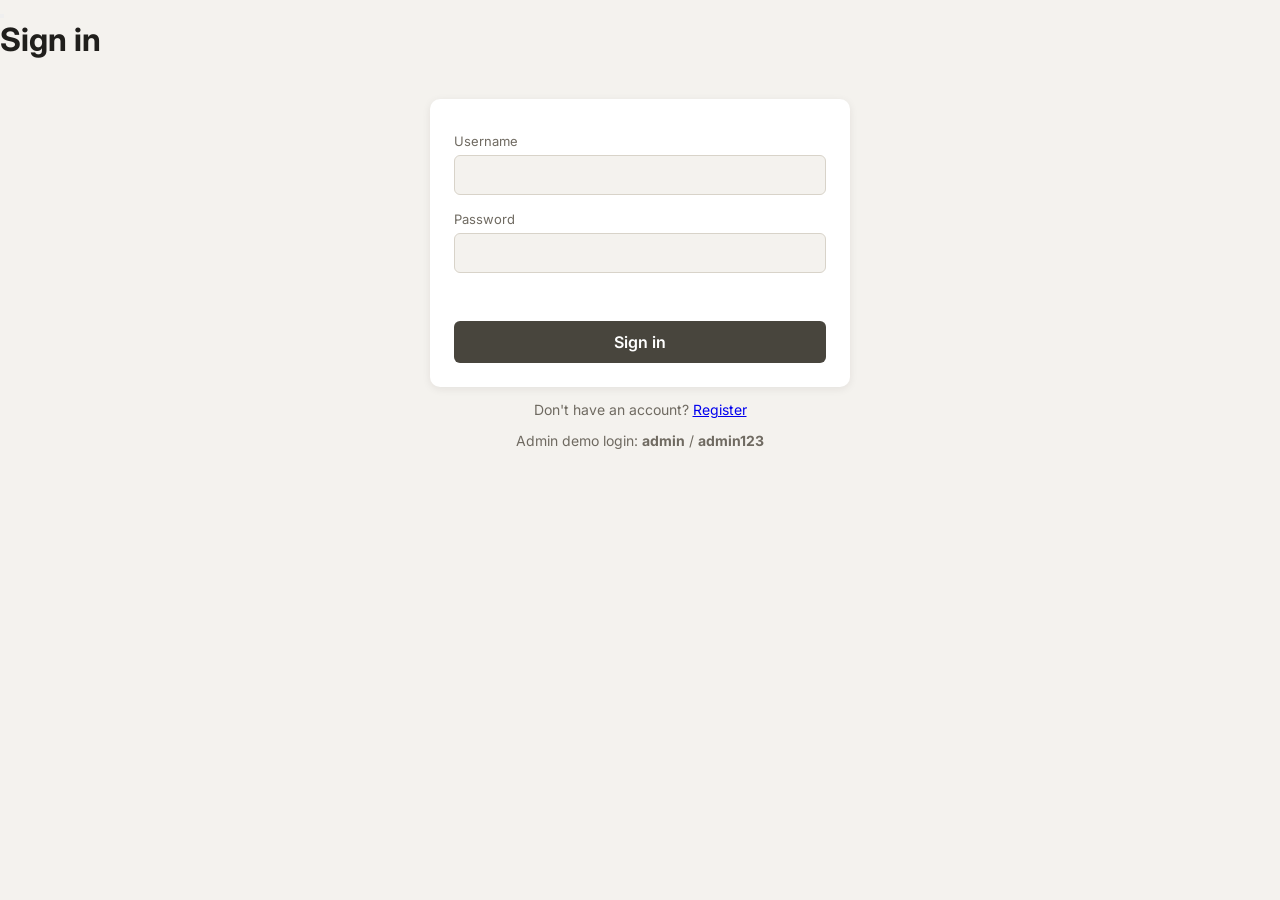
<file: tylercom/admin.html>
<!DOCTYPE html>
<html lang="en">
<head>
<meta charset="UTF-8">
<meta name="viewport" content="width=device-width, initial-scale=1.0">
<title>TYLERCOM | Admin</title>
<script>
var storedTheme = localStorage.getItem("theme");
document.documentElement.setAttribute("data-theme", storedTheme === "dark" ? "dark" : "light");
</script>
<link href="https://fonts.googleapis.com/css2?family=Inter:wght@400;500;600;700&display=swap" rel="stylesheet">
<link rel="stylesheet" href="css/style.css">
<link rel="stylesheet" href="css/auth.css">
</head>
<body>

<header class="cart-header">
    <button onclick="window.location.href='index.html'" aria-label="Back to shop">
        <i class="fa-solid fa-arrow-left"></i>
    </button>
    <h1>Admin panel</h1>
    <button id="admin-logout" aria-label="Log out"><i class="fa-solid fa-right-from-bracket"></i></button>
</header>

<div class="auth-container">
    <form id="product-form" class="auth-form">
        <label for="p-title">Title</label>
        <input type="text" id="p-title" required>

        <label for="p-price">Price</label>
        <input type="number" id="p-price" min="0" step="0.01" required>

        <label for="p-category">Category</label>
        <input type="text" id="p-category" placeholder="e.g. laptops">

        <label for="p-thumbnail">Image URL</label>
        <input type="url" id="p-thumbnail" placeholder="https://...">

        <label for="p-description">Description</label>
        <input type="text" id="p-description">

        <button type="submit">Add product</button>
    </form>

    <h2 class="admin-list-title">Products you've added</h2>
    <div id="admin-product-list"></div>
</div>

<script type="module" src="js/admin.js"></script>
</body>
</html>
</file>
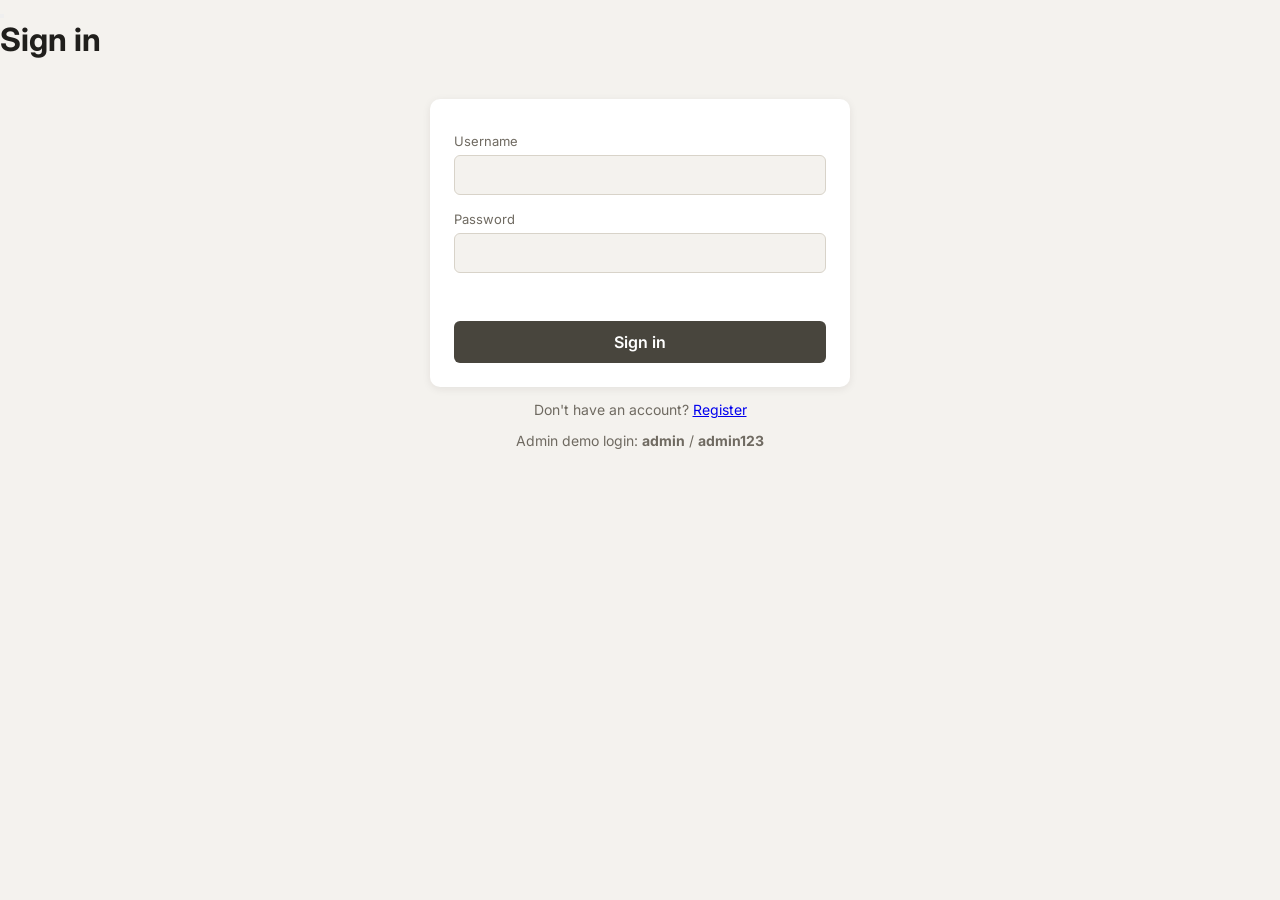
<file: tylercom/login.html>
<!DOCTYPE html>
<html lang="en">
<head>
<meta charset="UTF-8">
<meta name="viewport" content="width=device-width, initial-scale=1.0">
<title>TYLERCOM | Sign in</title>
<script>
var storedTheme = localStorage.getItem("theme");
document.documentElement.setAttribute("data-theme", storedTheme === "dark" ? "dark" : "light");
</script>
<link href="https://fonts.googleapis.com/css2?family=Inter:wght@400;500;600;700&display=swap" rel="stylesheet">
<link rel="stylesheet" href="css/style.css">
<link rel="stylesheet" href="css/auth.css">
</head>
<body>

<header class="cart-header">
    <button onclick="window.location.href='index.html'" aria-label="Back to shop">
        <i class="fa-solid fa-arrow-left"></i>
    </button>
    <h1>Sign in</h1>
    <span></span>
</header>

<div class="auth-container">
    <form id="login-form" class="auth-form">
        <label for="username">Username</label>
        <input type="text" id="username" required autocomplete="username">

        <label for="password">Password</label>
        <input type="password" id="password" required autocomplete="current-password">

        <p id="login-error" class="auth-error"></p>

        <button type="submit">Sign in</button>
    </form>

    <p class="auth-switch">Don't have an account? <a href="register.html">Register</a></p>
    <p class="auth-hint">Admin demo login: <strong>admin</strong> / <strong>admin123</strong></p>
</div>

<script type="module" src="js/login.js"></script>
</body>
</html>
</file>
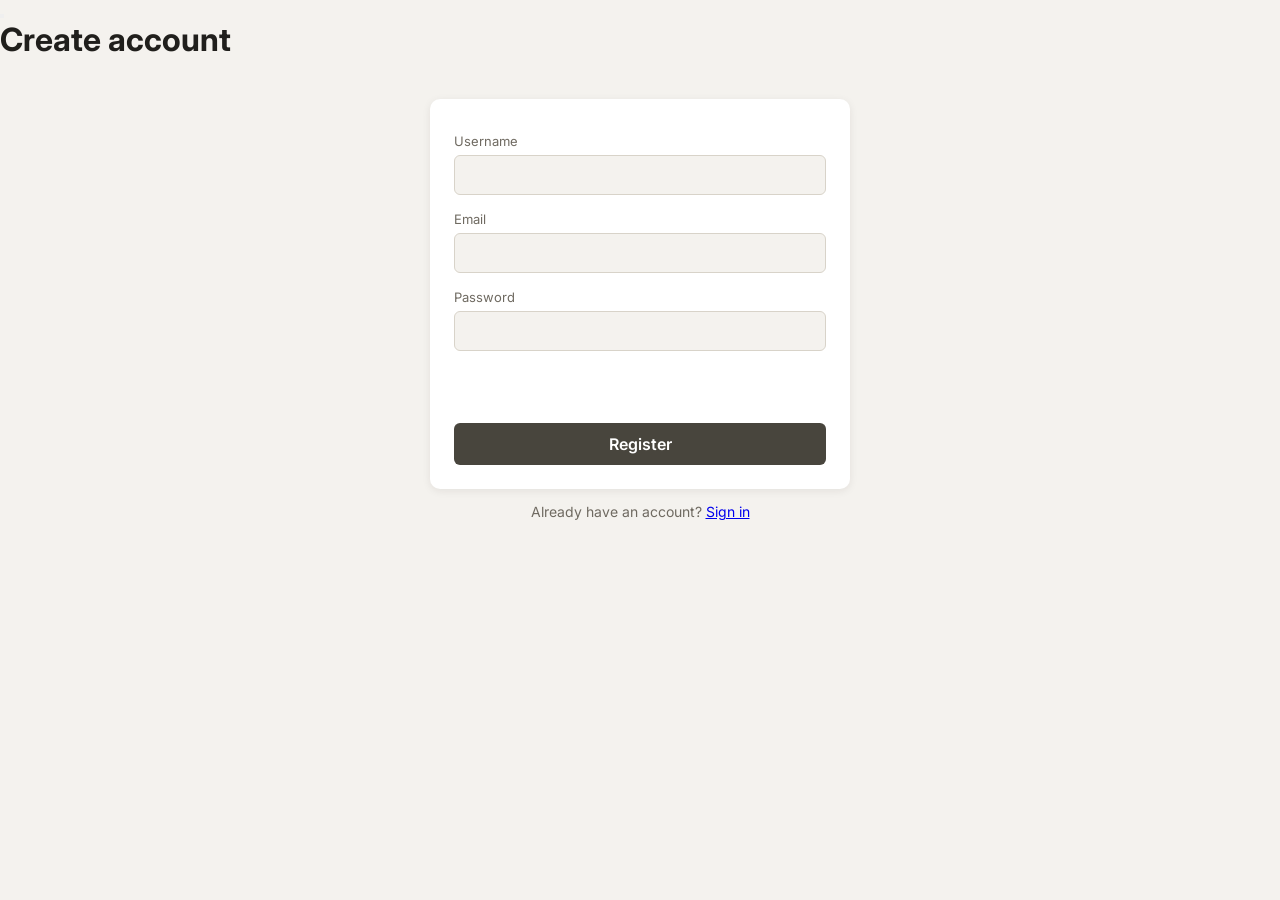
<file: tylercom/register.html>
<!DOCTYPE html>
<html lang="en">
<head>
<meta charset="UTF-8">
<meta name="viewport" content="width=device-width, initial-scale=1.0">
<title>TYLERCOM | Register</title>
<script>
var storedTheme = localStorage.getItem("theme");
document.documentElement.setAttribute("data-theme", storedTheme === "dark" ? "dark" : "light");
</script>
<link href="https://fonts.googleapis.com/css2?family=Inter:wght@400;500;600;700&display=swap" rel="stylesheet">
<link rel="stylesheet" href="css/style.css">
<link rel="stylesheet" href="css/auth.css">
</head>
<body>

<header class="cart-header">
    <button onclick="window.location.href='index.html'" aria-label="Back to shop">
        <i class="fa-solid fa-arrow-left"></i>
    </button>
    <h1>Create account</h1>
    <span></span>
</header>

<div class="auth-container">
    <form id="register-form" class="auth-form">
        <label for="reg-username">Username</label>
        <input type="text" id="reg-username" required>

        <label for="reg-email">Email</label>
        <input type="email" id="reg-email" required>

        <label for="reg-password">Password</label>
        <input type="password" id="reg-password" required minlength="4">

        <p id="register-error" class="auth-error"></p>
        <p id="register-success" class="auth-success"></p>

        <button type="submit">Register</button>
    </form>

    <p class="auth-switch">Already have an account? <a href="login.html">Sign in</a></p>
</div>

<script type="module" src="js/register.js"></script>
</body>
</html>
</file>
<file: tylercom/css/style.css>
:root {
    --color-bg: #f4f2ee;
    --color-bg-elevated: #ffffff;
    --color-bg-muted: #e9e6df;
    --color-header: #dcd8d0;
    --color-nav: #eeece6;
    --color-border: #d8d3c9;
    --color-text-primary: #201f1c;
    --color-text-secondary: #6f6a61;
    --color-accent: #48453d;
    --color-accent-strong: #2a2823;
    --color-danger: #b3392c;
    --shadow-soft: 0 2px 8px rgba(32, 31, 28, 0.08);
    --shadow-lift: 0 8px 20px rgba(32, 31, 28, 0.14);
}

[data-theme="dark"] {
    --color-bg: #171715;
    --color-bg-elevated: #211f1c;
    --color-bg-muted: #2a2824;
    --color-header: #2b2926;
    --color-nav: #242220;
    --color-border: #3a3733;
    --color-text-primary: #efeee8;
    --color-text-secondary: #a29c90;
    --color-accent: #cdc6b6;
    --color-accent-strong: #ece4d2;
    --color-danger: #e2685a;
    --shadow-soft: 0 2px 8px rgba(0, 0, 0, 0.35);
    --shadow-lift: 0 8px 20px rgba(0, 0, 0, 0.5);
}

* {
    box-sizing: border-box;
    padding: 0;
    margin: 0;
    font-family: "Inter", Arial, Helvetica, sans-serif;
}

body {
    background-color: var(--color-bg);
    color: var(--color-text-primary);
    transition: background-color 0.25s ease, color 0.25s ease;
}

button {
    font: inherit;
}

.header {
    background-color: var(--color-header);
    color: var(--color-text-primary);
    display: flex;
    justify-content: space-between;
    padding: 15px 30px;
    width: 100%;
    position: sticky;
    top: 0;
    box-shadow: var(--shadow-soft);
    z-index: 200;
}

.header-content {
    display: flex;
    align-items: center;
    gap: 15px;
}

.header-content h1 {
    font-size: 21px;
    font-weight: 700;
    letter-spacing: 0.5px;
}

.header-content button {
    background: none;
    color: var(--color-text-primary);
    border: none;
    cursor: pointer;
    font-size: 16px;
    padding: 6px;
    border-radius: 6px;
    transition: background-color 0.2s ease;
}

.header-content button:hover {
    background-color: var(--color-bg-muted);
}

.nav-bar {
    background-color: var(--color-nav);
    color: var(--color-text-primary);
    width: 280px;
    max-width: 85vw;
    position: fixed;
    top: 0;
    left: 0;
    height: 100vh;
    box-shadow: var(--shadow-lift);
    border: none;
    overflow-y: auto;
    z-index: 300;
    transform: translateX(-100%);
    transition: transform 0.3s ease;
}

.nav-bar.open {
    transform: translateX(0);
}

.nav-overlay {
    position: fixed;
    inset: 0;
    background-color: rgba(0, 0, 0, 0.4);
    z-index: 250;
    opacity: 0;
    pointer-events: none;
    transition: opacity 0.3s ease;
}

.nav-overlay.visible {
    opacity: 1;
    pointer-events: auto;
}

.nav-bar a {
    transition: background-color 0.2s ease;
    text-decoration: none;
    display: flex;
    align-items: center;
    gap: 8px;
    color: var(--color-text-primary);
    padding: 10px 15px;
    font-weight: 600;
}

.nav-bar a:hover {
    background-color: var(--color-bg-muted);
}

.nav-header {
    padding: 14px 15px 4px;
}

.nav-header-first {
    display: flex;
    justify-content: space-between;
    align-items: center;
    gap: 10px;
}

.nav-header-first a {
    padding: 0;
    font-weight: 600;
    color: var(--color-accent-strong);
}

.nav-header button {
    background-color: transparent;
    border: none;
    color: var(--color-text-primary);
    font-size: 18px;
    cursor: pointer;
    border-radius: 4px;
    padding: 4px 8px;
}

.nav-header button:hover {
    background-color: var(--color-bg-muted);
}

.nav-header h2 {
    color: var(--color-text-secondary);
    padding: 12px 0 6px;
    text-align: left;
    font-size: 13px;
    text-transform: uppercase;
    letter-spacing: 0.6px;
}

.nav-bar hr {
    border: none;
    border-top: 1px solid var(--color-border);
    margin: 4px 0;
}

.nav-third h2,
.nav-fourth h2,
.nav-fifth h2 {
    color: var(--color-text-secondary);
    padding: 14px 15px 4px;
    font-size: 13px;
    text-transform: uppercase;
    letter-spacing: 0.6px;
}

.hero {
    text-align: center;
    padding-top: 40px;
}

.hero h2 {
    font-size: 28px;
    font-weight: 500;
}

.hero-brand {
    font-weight: 700;
    color: var(--color-accent-strong);
}

.hero-strong {
    font-weight: 700;
}

.hero p {
    padding-top: 10px;
    color: var(--color-text-secondary);
}

.search-bar {
    display: flex;
    align-items: center;
    justify-content: center;
    padding-top: 24px;
    gap: 8px;
}

.search-bar input {
    width: clamp(220px, 40vw, 500px);
    height: 40px;
    border-radius: 6px;
    border: 1px solid var(--color-border);
    background-color: var(--color-bg-elevated);
    color: var(--color-text-primary);
    padding: 0 12px;
}

.search-bar input:focus {
    outline: 2px solid var(--color-accent);
    outline-offset: 1px;
}

.search-bar button {
    height: 40px;
    padding: 0 18px;
    border: none;
    border-radius: 6px;
    background-color: var(--color-accent);
    color: var(--color-bg-elevated);
    cursor: pointer;
    transition: background-color 0.2s ease;
}

.search-bar button:hover {
    background-color: var(--color-accent-strong);
}

.product-cards {
    width: 88%;
    max-width: 1300px;
    margin: 50px auto;
}

.category-block {
    margin-bottom: 40px;
}

.category-title {
    font-size: 18px;
    font-weight: 600;
    margin-bottom: 16px;
    padding-bottom: 8px;
    border-bottom: 1px solid var(--color-border);
}

.category-grid {
    display: grid;
    grid-template-columns: repeat(auto-fill, minmax(220px, 1fr));
    gap: 20px;
}

.product-card {
    background-color: var(--color-bg-elevated);
    border-radius: 8px;
    overflow: hidden;
    box-shadow: var(--shadow-soft);
    transition: transform 0.2s ease, box-shadow 0.2s ease;
    display: flex;
    flex-direction: column;
}

.product-card:hover {
    transform: translateY(-4px);
    box-shadow: var(--shadow-lift);
}

.product-card img {
    width: 100%;
    height: 200px;
    object-fit: contain;
    background-color: var(--color-bg-muted);
    padding: 12px;
}

.product-card-body {
    padding: 14px;
    display: flex;
    flex-direction: column;
    gap: 4px;
    flex-grow: 1;
}

.product-title {
    font-size: 15px;
    font-weight: 600;
    white-space: nowrap;
    overflow: hidden;
    text-overflow: ellipsis;
}

.product-category {
    font-size: 12px;
    color: var(--color-text-secondary);
    text-transform: capitalize;
}

.product-price {
    font-size: 16px;
    font-weight: 700;
    margin-top: 6px;
}

.add-cart {
    margin-top: auto;
    border: none;
    background-color: var(--color-accent);
    color: var(--color-bg-elevated);
    padding: 10px;
    border-radius: 0 0 8px 8px;
    cursor: pointer;
    font-weight: 600;
    transition: background-color 0.2s ease;
}

.add-cart:hover {
    background-color: var(--color-accent-strong);
}

.empty-state {
    text-align: center;
    color: var(--color-text-secondary);
    padding: 60px 0;
}

@media (max-width: 600px) {
    .header {
        padding: 12px 16px;
    }

    .hero h2 {
        font-size: 22px;
    }

    .product-cards {
        width: 94%;
    }
}
</file>
<file: tylercom/css/auth.css>
.auth-container {
    width: 90%;
    max-width: 420px;
    margin: 40px auto;
}

.auth-form {
    display: flex;
    flex-direction: column;
    gap: 6px;
    background: var(--color-bg-elevated);
    padding: 24px;
    border-radius: 10px;
    box-shadow: var(--shadow-soft);
}

.auth-form label {
    font-size: 13px;
    color: var(--color-text-secondary);
    margin-top: 10px;
}

.auth-form input {
    height: 40px;
    border-radius: 6px;
    border: 1px solid var(--color-border);
    background-color: var(--color-bg);
    color: var(--color-text-primary);
    padding: 0 12px;
}

.auth-form button {
    margin-top: 18px;
    height: 42px;
    border: none;
    border-radius: 6px;
    background-color: var(--color-accent);
    color: var(--color-bg-elevated);
    font-weight: 600;
    cursor: pointer;
}

.auth-form button:hover {
    background-color: var(--color-accent-strong);
}

.auth-error {
    color: var(--color-danger);
    font-size: 13px;
    min-height: 18px;
}

.auth-success {
    color: #2e7d32;
    font-size: 13px;
    min-height: 18px;
}

.auth-switch,
.auth-hint {
    text-align: center;
    margin-top: 14px;
    font-size: 14px;
    color: var(--color-text-secondary);
}

.admin-list-title {
    margin: 24px 0 10px;
    font-size: 16px;
}

.admin-product-row {
    display: flex;
    align-items: center;
    gap: 14px;
    background: var(--color-bg-elevated);
    padding: 10px 14px;
    border-radius: 8px;
    margin-bottom: 10px;
    box-shadow: var(--shadow-soft);
}

.admin-product-row img {
    width: 50px;
    height: 50px;
    object-fit: contain;
    background: var(--color-bg-muted);
    border-radius: 4px;
}

.admin-product-row div {
    flex-grow: 1;
}

.greeting {
    text-align: center;
    margin-top: 14px;
    font-size: 16px;
    font-weight: 600;
}

.weather-suggestion {
    text-align: center;
    margin-top: 6px;
    font-size: 14px;
    color: var(--color-text-secondary);
    min-height: 18px;
}

.order-status {
    text-align: center;
    margin-top: 12px;
    font-size: 15px;
    font-weight: 600;
}
</file>
